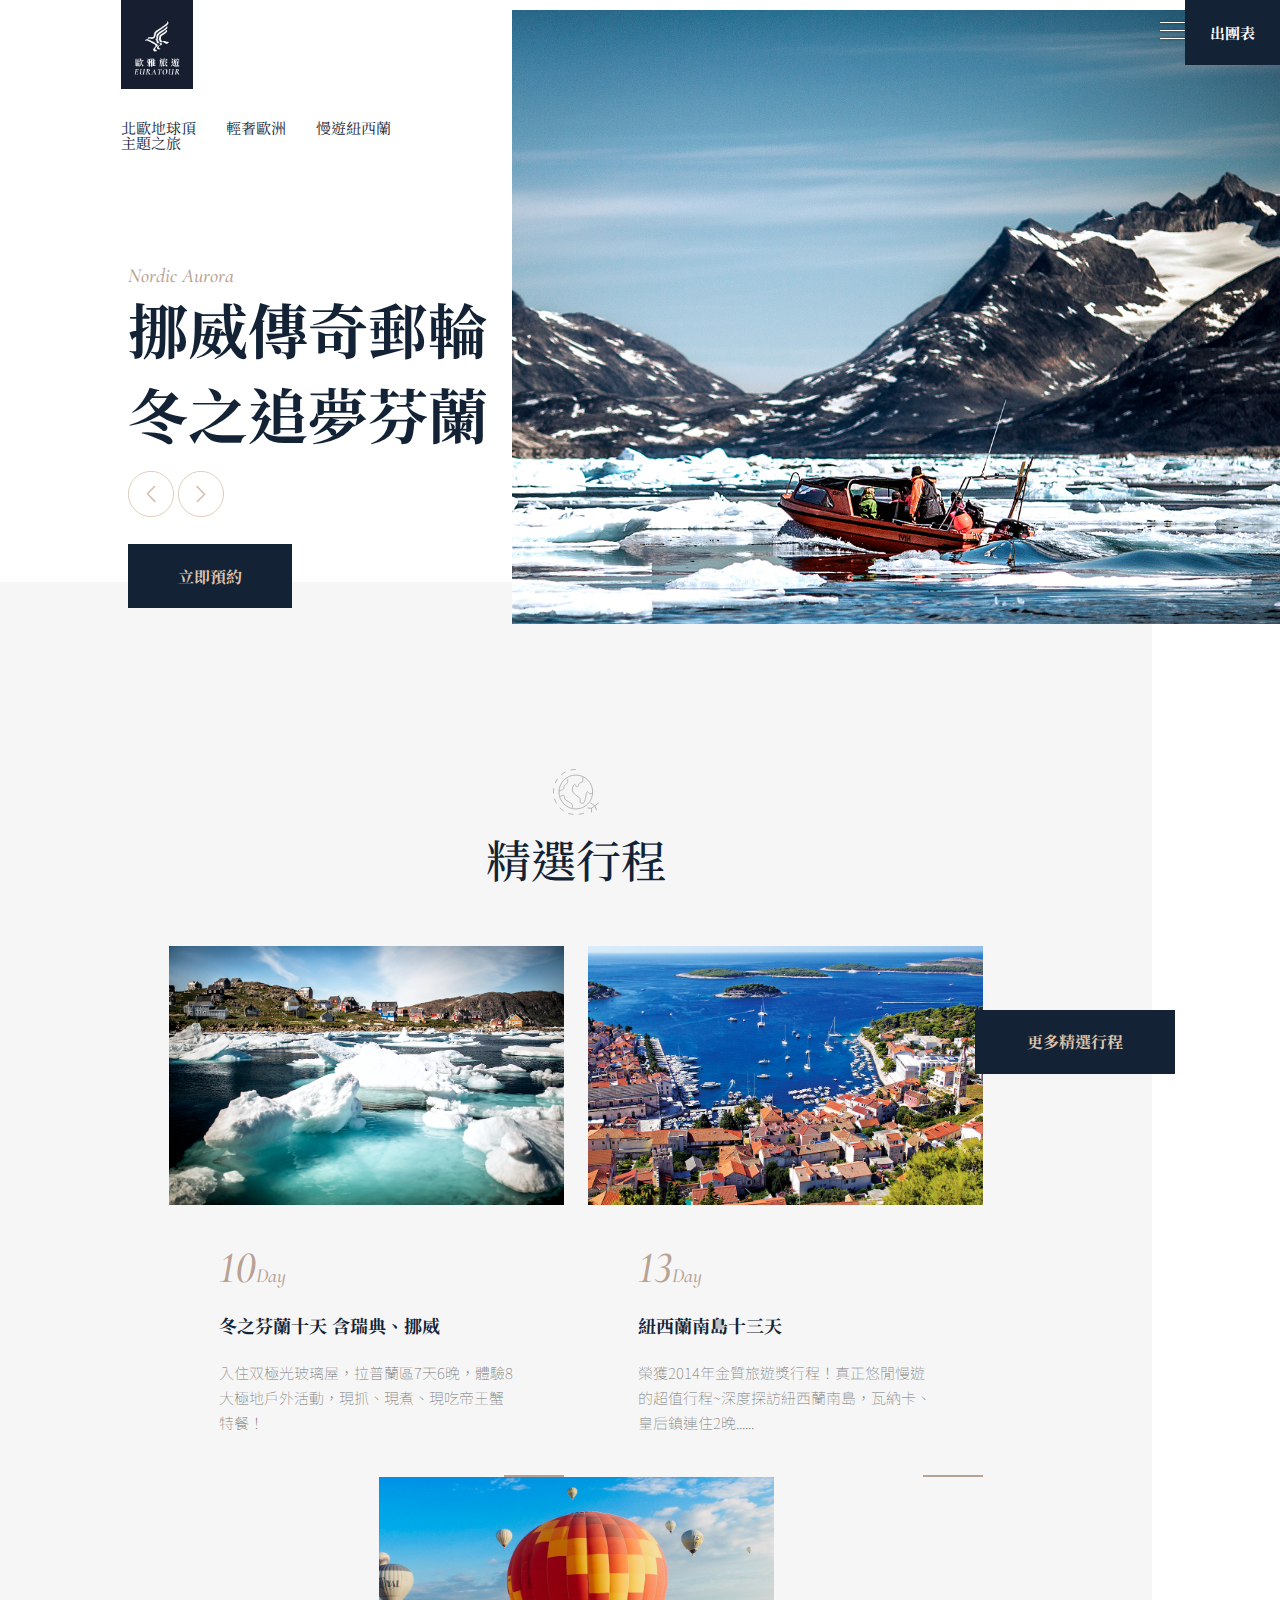
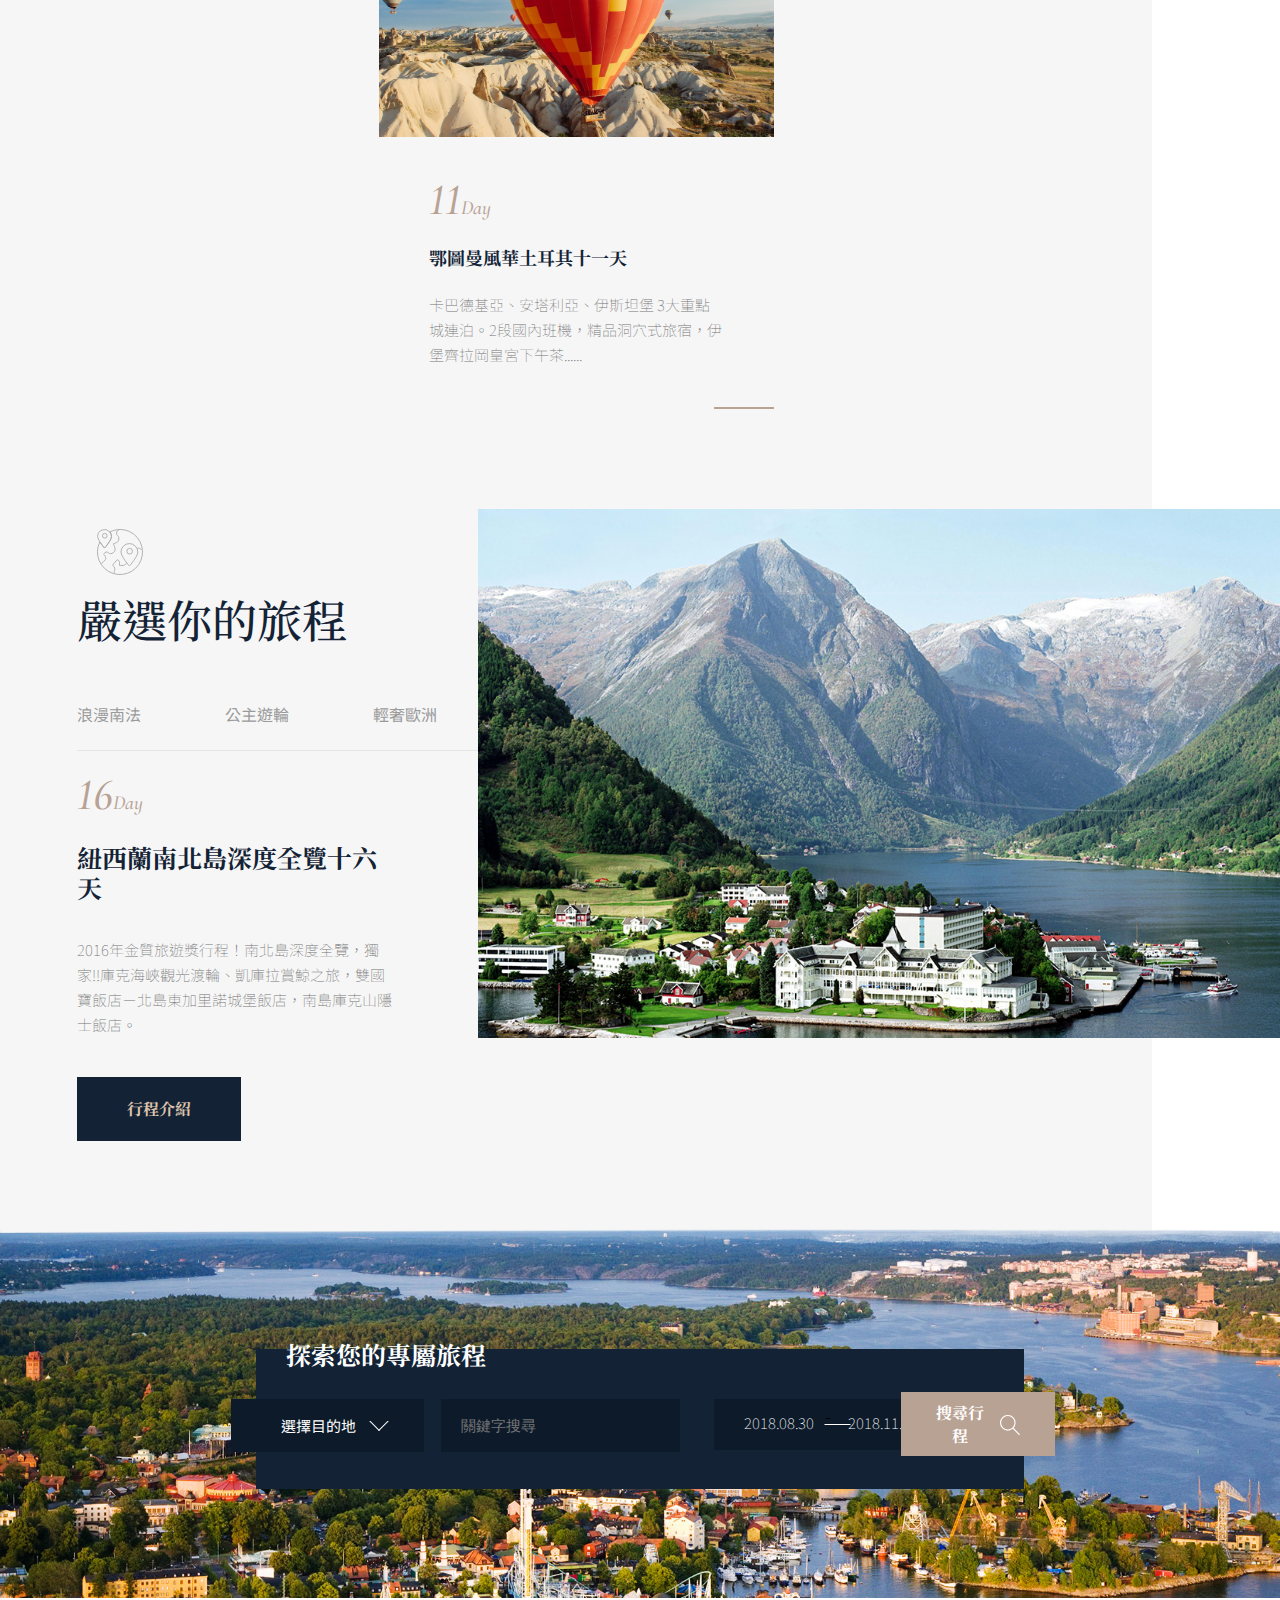
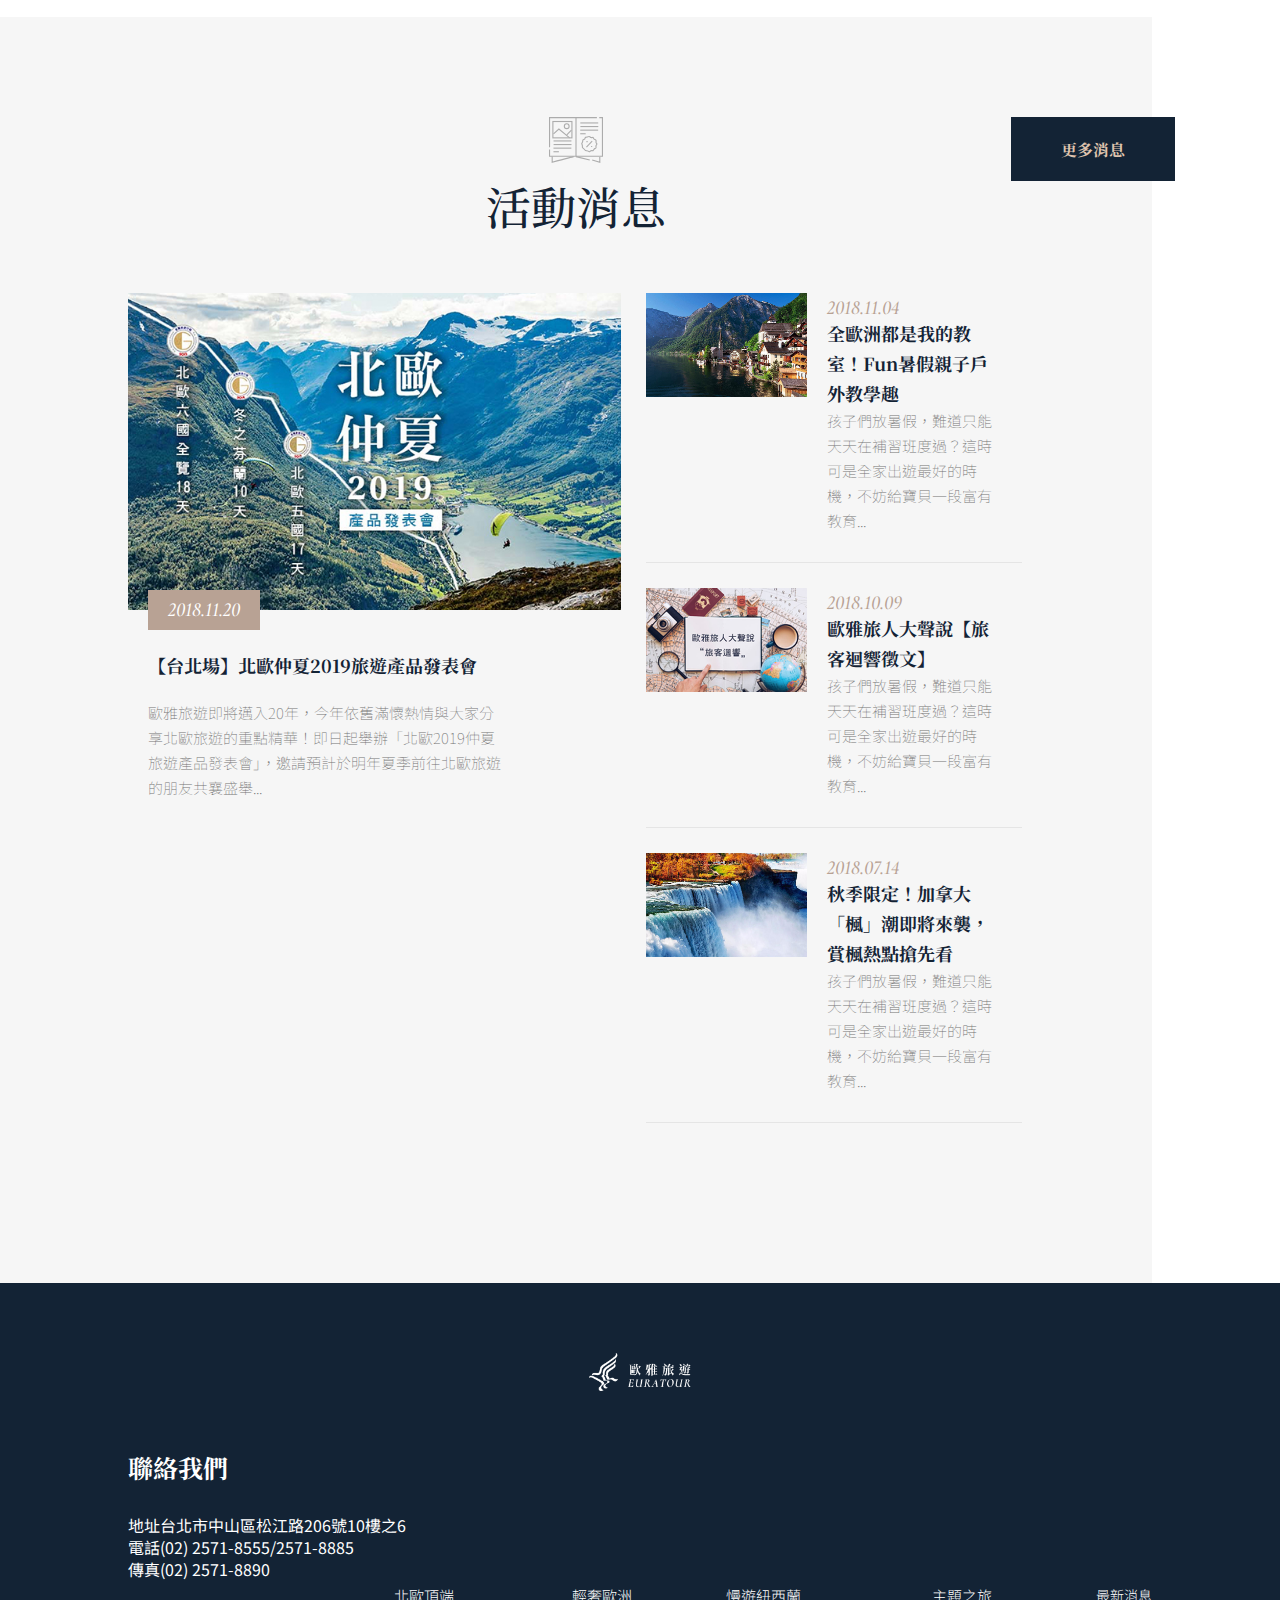
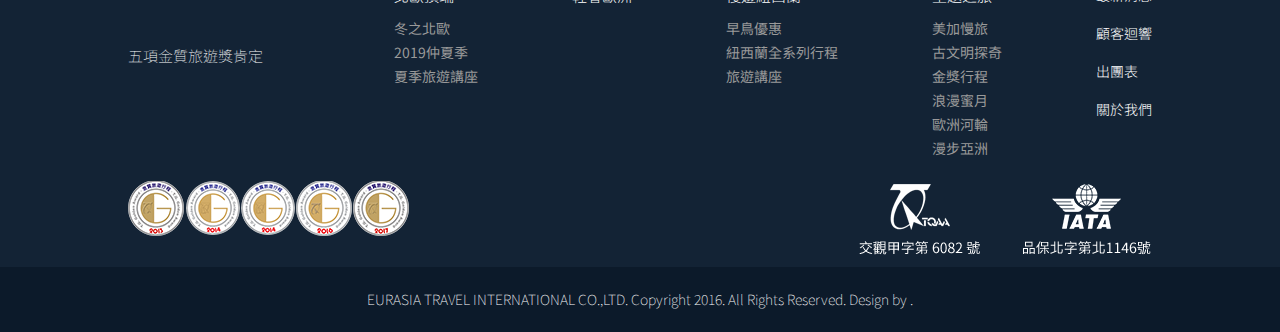
<file: docs/index.html>
<!DOCTYPE html>
<html lang="en">

<head>
  <meta charset="UTF-8">
  <meta name="viewport" content="width=device-width, user-scalable=no, initial-scale=1.0, maximum-scale=1.0, minimum-scale=1.0">
  <title>Document</title>
  <link href="https://fonts.googleapis.com/css?family=Cormorant+Infant|Noto+Sans+TC|Noto+Serif+TC&display=swap"
    rel="stylesheet">
  <link rel="stylesheet" href="./style/reset.css">
  <link rel="stylesheet" href="./style/style.css">
</head>

<body >
  <header>
      <div class="header header__nav">
        <a href="#"><img class="logo" src="./images/logo.svg" alt=""></a>
        <nav class="menu">
          <ul>
            <li><a href="#">北歐地球頂</a></li>
            <li> <a href="#">輕奢歐洲</a></li>
            <li><a href="#">慢遊紐西蘭</a></li>
            <li><a href="#">主題之旅</a></li>
          </ul>
        </nav>
      </div>
      <!-- <input id="nav__burger" type="checkbox"> -->
      <div class="burger" >
        <div class="burger__origin "></div>
      </div>
      <a class="header__form" href="#">出團表</a>
    </header>
  <!-- 建議架構 -->
  <!-- <div class="container">
    <section>
      <div class="banner__title">
        <p class="title__en">Nordic Aurora</p>
        <h1 class="title__h1">挪威傳奇郵輪<br>冬之追夢芬蘭</h1>
      </div>
      <img src="./images/banner_01.png" alt="">
      <div class="arrow">
        <a href=""><img src="./images/arrow.svg" alt=""></a>
        <a href=""><img src="./images/arrow.svg" alt=""></a>
      </div>
      <button>立即預約</button>
    </section>
    <section></section>
    <section></section>
    <section></section>
    <section></section>
  </div> -->
  <!-- 建議寫法 -->
  <!-- <ul class="choice__list">
        <li>
          <figure>
            <img src="./images/pic_01.png" alt="">
            <div class="choice__conent">
              <p class="title__en">10Day</p>
              <h3 class="title__h3">冬之芬蘭十天 含瑞典、挪威</h3>
              <p class="conent__text">入住双極光玻璃屋，拉普蘭區7天6晚，體驗8大極地戶外活動，現抓、現煮、現吃帝王蟹特餐！</p>
            </div>
          </figure>
        </li>
      </ul> -->

    <!-- <input id="nav__burger" type="checkbox">
    <label for="nav__burger" class="burger">
      <div class="burger__origin ">
        <div class="burger__bar burger__bar__top"></div>
        <div class="burger__bar burger__bar__middle"></div>
        <div class="burger__bar burger__bar__bottom"></div>
      </div>
    </label> -->
    <!-- <nav class="burger__menu">
      <ul>
        <li><a href="#">關於我們</a></li>
        <li><a href="#">講座優惠</a></li>
        <li><a href="#">玩家推薦</a></li>
        <li><a href="#">報名須知與流程</a></li>
        <li><a href="#">聯絡我們</a></li>
      </ul>
    </nav> -->
    <!-- <div class="header__burger">
      <label for="burger">☰</label>
      <input type="checkbox" id="burger">
      <ul>
        <li><a href="#">關於我們</a></li>
        <li><a href="#">講座優惠</a></li>
        <li><a href="#">玩家推薦</a></li>
        <li><a href="#">報名須知與流程</a></li>
        <li><a href="#">聯絡我們</a></li>
      </ul>
    </div> -->

  <div class="contaliner">

    <section class=" banner">
      <div class="banner__content">
        <h5>Nordic Aurora</h5>
        <h1>挪威傳奇郵輪<br>冬之追夢芬蘭</h1>
        <div>
          <a class="arrow" href=""><img src="./images/arrow-1.svg" alt=""></a>
          <a class="arrow" href=""><img src="./images/arrow.svg" alt=""></a>
        </div>
        <button><a href="#">立即預約</a></button>
      </div>
      <div class="banner__wrapper">
        <img class="banner__img" src="./images/banner_01.png" alt="">
      </div>

    </section>
    <div class="content">
      <section class="section choice">
        <div class="title">
          <img src="./images/icon_01.svg" alt="">
          <h2>精選行程</h2>
        </div>
        <button>更多精選行程</button>
        <ul class="choice__list">
          <li>
            <figure>
              <img src="./images/pic_01.png" alt="">
              <div>
                <h5><span>10</span>Day</h5>
                <h4>冬之芬蘭十天 含瑞典、挪威</h4>
                <p>入住双極光玻璃屋，拉普蘭區7天6晚，體驗8大極地戶外活動，現抓、現煮、現吃帝王蟹特餐！</p>
              </div>
            </figure>
          </li>
          <li>
            <figure>
              <img src="./images/pic_02.png" alt="">
              <div>
                <h5><span>13</span>Day</h5>
                <h4>紐西蘭南島十三天</h4>
                <p>榮獲2014年金質旅遊獎行程！真正悠閒慢遊的超值行程~深度探訪紐西蘭南島，瓦納卡、皇后鎮連住2晚......</p>
              </div>
            </figure>
          </li>
          <li>
            <figure>
              <img src="./images/pic_03.png" alt="">
              <div>
                <h5><span>11</span>Day</h5>
                <h4>鄂圖曼風華土耳其十一天</h4>
                <p>卡巴德基亞、安塔利亞、伊斯坦堡 3大重點城連泊。2段國內班機，精品洞穴式旅宿，伊堡齊拉岡皇宮下午茶......</p>
              </div>
            </figure>
          </li>
        </ul>


      </section>
      <section class="popular">
        <div class="popular__content">
          <div class="title">
            <img src="./images/icon_02.svg" alt="">
            <h2>嚴選你的旅程</h2>
          </div>
          <ul class="tab__list">
            <li>浪漫南法</li>
            <li>公主遊輪</li>
            <li>輕奢歐洲</li>
          </ul>

        </div>
        <figure>
          <img src="./images/pic_04.png" alt="">
          <div>
            <h5><span>16</span>Day</h5>
            <h3>紐西蘭南北島深度全覽十六天</h3>
            <p>2016年金質旅遊獎行程！南北島深度全覽，獨家!!庫克海峽觀光渡輪、凱庫拉賞鯨之旅，雙國寶飯店－北島東加里諾城堡飯店，南島庫克山隱士飯店。</p>
            <button><a href="#">行程介紹</a></button>
          </div>

        </figure>
      </section>
      <section class="section search">

        <div class="search__box">
          <h3>探索您的專屬旅程</h3>
          <div class="search__form form ">
            <select>
              <option value="Taipei">選擇目的地</option>
              <option value="Taipei">北歐</option>
            　<option value="Taoyuan">南法</option>
            　<option value="Hsinchu">南歐</option>
            　<option value="Miaoli">瑞典</option>
            </select>
          </div>
          <div class="search__form keyword">
            <form action="">
              <input type="text"  placeholder="關鍵字搜尋" class="form-control">
              <span class="input-group-addon"></span>
            </form>
          </div>
          <div class="search__form date">
            <p>2018.08.30</p> <p>2018.11.30 </p>
          </div>
          <button class="search__form button">搜尋行程</button>
        </div>
        <!-- <div class="search__img"></div> -->
      </section>
      <section class="section news">
        <div class="title">
          <img src="./images/icon_03.svg" alt="">
          <h2>活動消息</h2>
        </div>
        <ul class="news__one">
          <li>
            <figure class="news__one">
              <img src="./images/news_01.jpg" alt="">
              <div>
                <h5>2018.11.20</h5>
                <h4>【台北場】北歐仲夏2019旅遊產品發表會</h4>
                <p>歐雅旅遊即將邁入20年，今年依舊滿懷熱情與大家分享北歐旅遊的重點精華！即日起舉辦「北歐2019仲夏旅遊產品發表會」，邀請預計於明年夏季前往北歐旅遊的朋友共襄盛舉...
                </p>
              </div>
            </figure>
          </li>
        </ul>
        <ul class="news__other">
          <li >
            <figure>
              <img src="./images/news_02.jpg" alt="">
              <div class="other__content">
                <h5>2018.11.04</h5>
                <h4>全歐洲都是我的教室！Fun暑假親子戶外教學趣</h4>
                <p>孩子們放暑假，難道只能天天在補習班度過？這時可是全家出遊最好的時機，不妨給寶貝一段富有教育...
                </p>
              </div>
            </figure>
          </li>
          <li>
            <figure>
              <img src="./images/news_03.jpg" alt="" class="other__img">
              <div class="other__content">
                <h5>2018.10.09</h5>
                <h4>歐雅旅人大聲說【旅客迴響徵文】</h4>
                <p>孩子們放暑假，難道只能天天在補習班度過？這時可是全家出遊最好的時機，不妨給寶貝一段富有教育...
                </p>
              </div>
            </figure>
          </li>
          <li>
            <figure>
              <img src="./images/news_04.jpg" alt="" class="other__img">
              <div class="other__content">
                <h5>2018.07.14</h5>
                <h4>秋季限定！加拿大「楓」潮即將來襲，賞楓熱點搶先看</h4>
                <p>孩子們放暑假，難道只能天天在補習班度過？這時可是全家出遊最好的時機，不妨給寶貝一段富有教育...
                </p>
              </div>
            </figure>
          </li>
        </ul>
        <button><a href="#">更多消息</a></button>
      </section>
    </div>
  </div>
  <footer>
    <div class="footer">
      <img src="./images/logo-h.svg" alt="" class="footer__logo">
      <div class="footer__conent">
          <ul>
            <h3>聯絡我們</h3>
            <li>地址台北市中山區松江路206號10樓之6</li>
            <li>電話(02) 2571-8555/2571-8885</li>
            <li>傳真(02) 2571-8890</li>
          </ul>
        <div class="sitmap">
          <ul>
            <li>
              <h6 href="#">北歐頂端</h6>
              <a href="#">冬之北歐</a>
              <a href="#">2019仲夏季</a>
              <a href="#">夏季旅遊講座</a>
            </li>
            <li>
              <h6 href="#">輕奢歐洲</h6>
              <a></a>
              <a></a>
              <a></a>
            </li>
            <li>
              <h6 href="#">慢遊紐西蘭</h6>
              <a href="#">早鳥優惠</a>
              <a href="#">紐西蘭全系列行程</a>
              <a href="#">旅遊講座</a>
            </li>
            <li>
              <h6 href="#">主題之旅</h6>
              <a href="#">美加慢旅</a>
              <a href="#">古文明探奇</a>
              <a href="#">金獎行程</a>
              <a href="#">浪漫蜜月</a>
              <a href="#">歐洲河輪</a>
              <a href="#">漫步亞洲</a>
            </li>
            <li>
              <h6><a href="#">最新消息</a></h6>
              <h6><a href="#">顧客迴響</a></h6>
              <h6><a href="#">出團表</a></h6>
              <h6><a href="#">關於我們</a></h6>
            </li>
          </ul>
        </div>
      </div>
      <div>
        <p class="quality">五項金質旅遊獎肯定</p>
        <img src="./images/quality_01.png" alt="">
        <img src="./images/quality_02.png" alt="" class="quality__left">
      </div>

    </div>
    <div class="copyright">
        <p>
          EURASIA TRAVEL INTERNATIONAL CO.,LTD. Copyright 2016. All Rights Reserved. Design by .
        </p>
      </div>
  </footer>
</body>

</html>
</file>
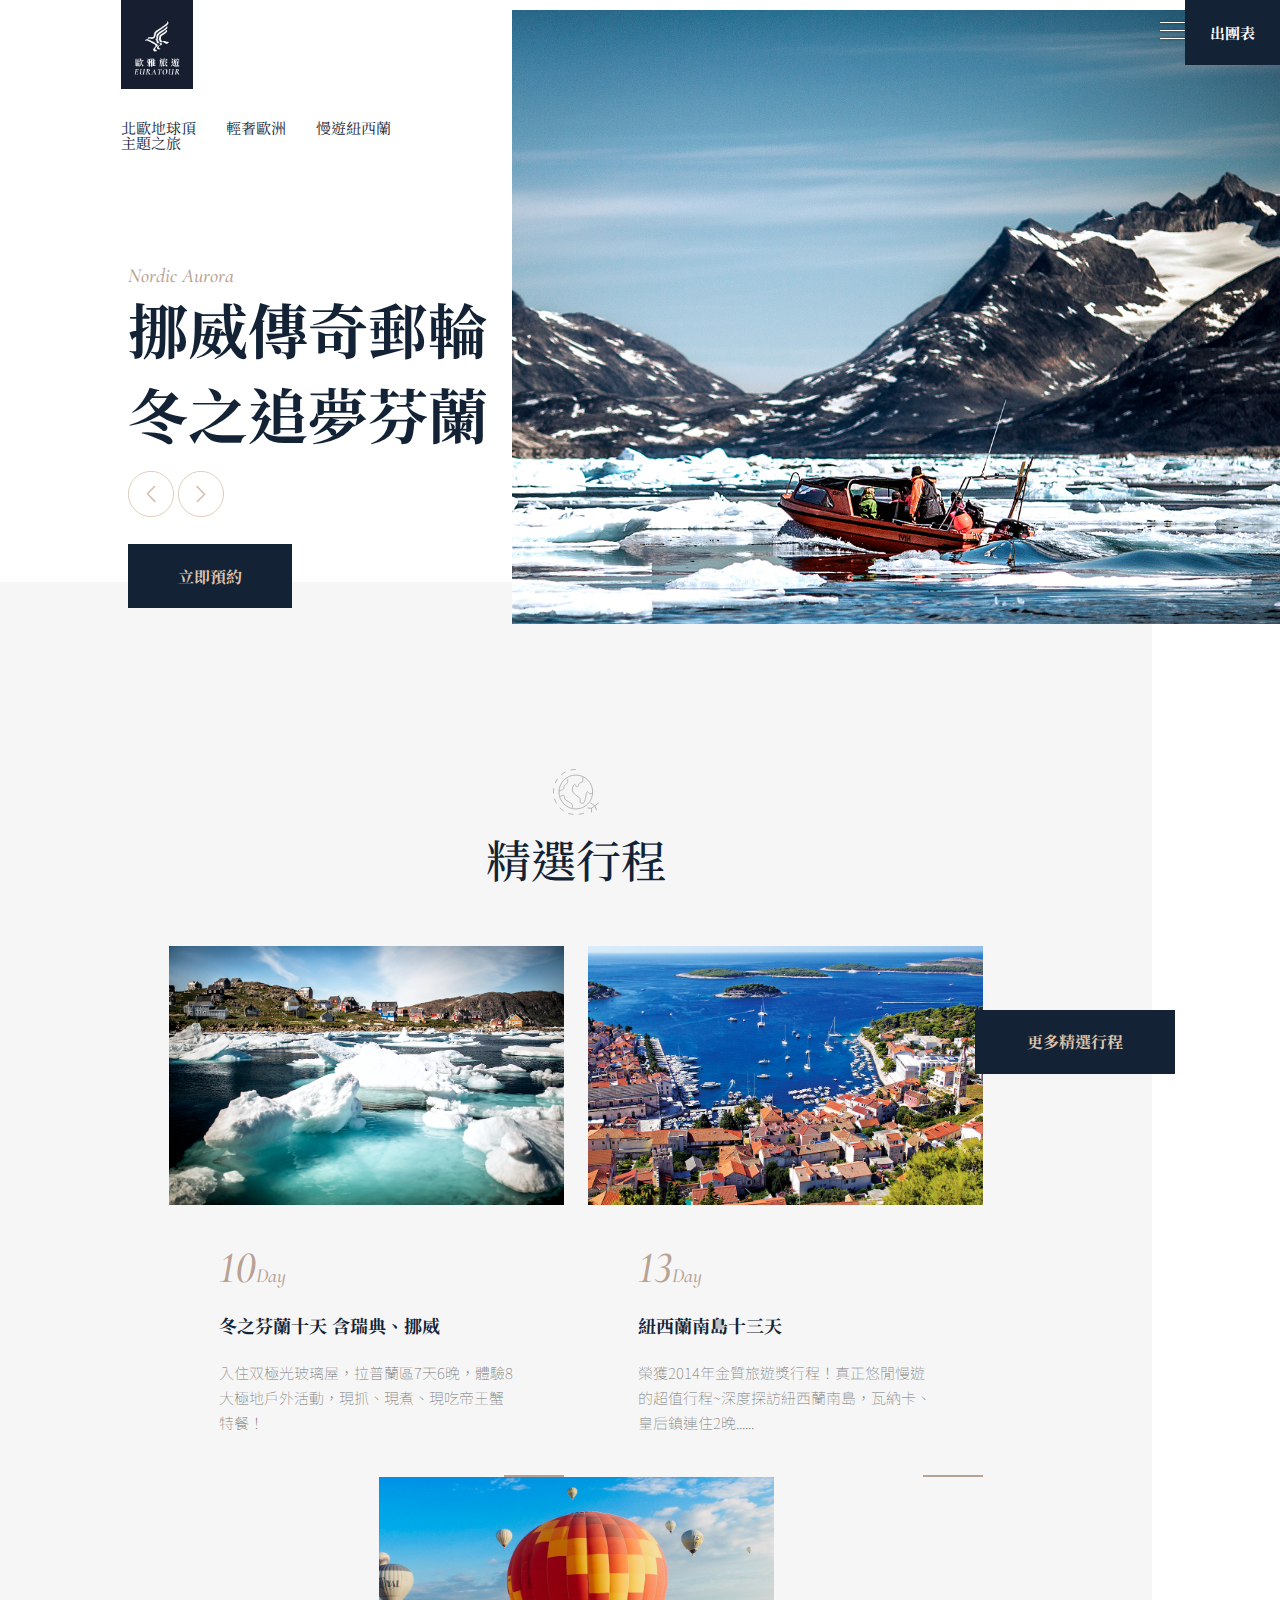
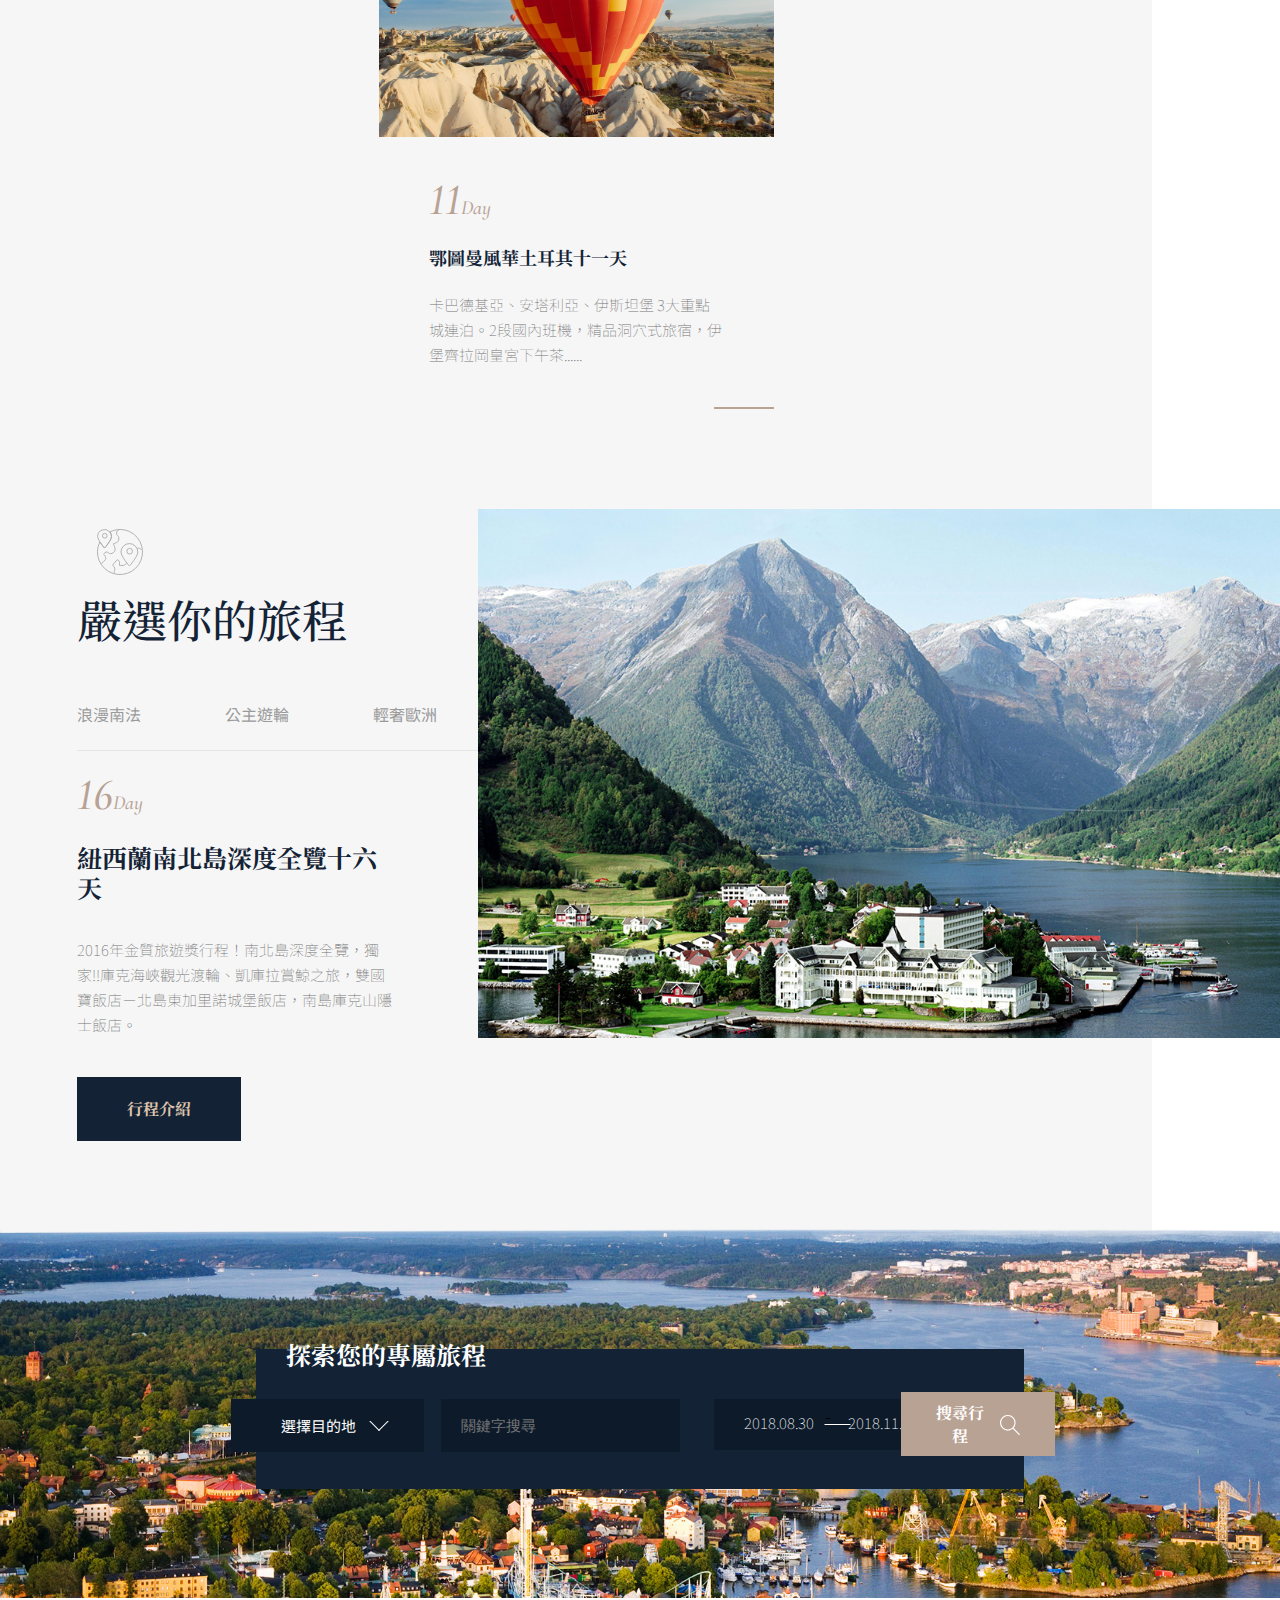
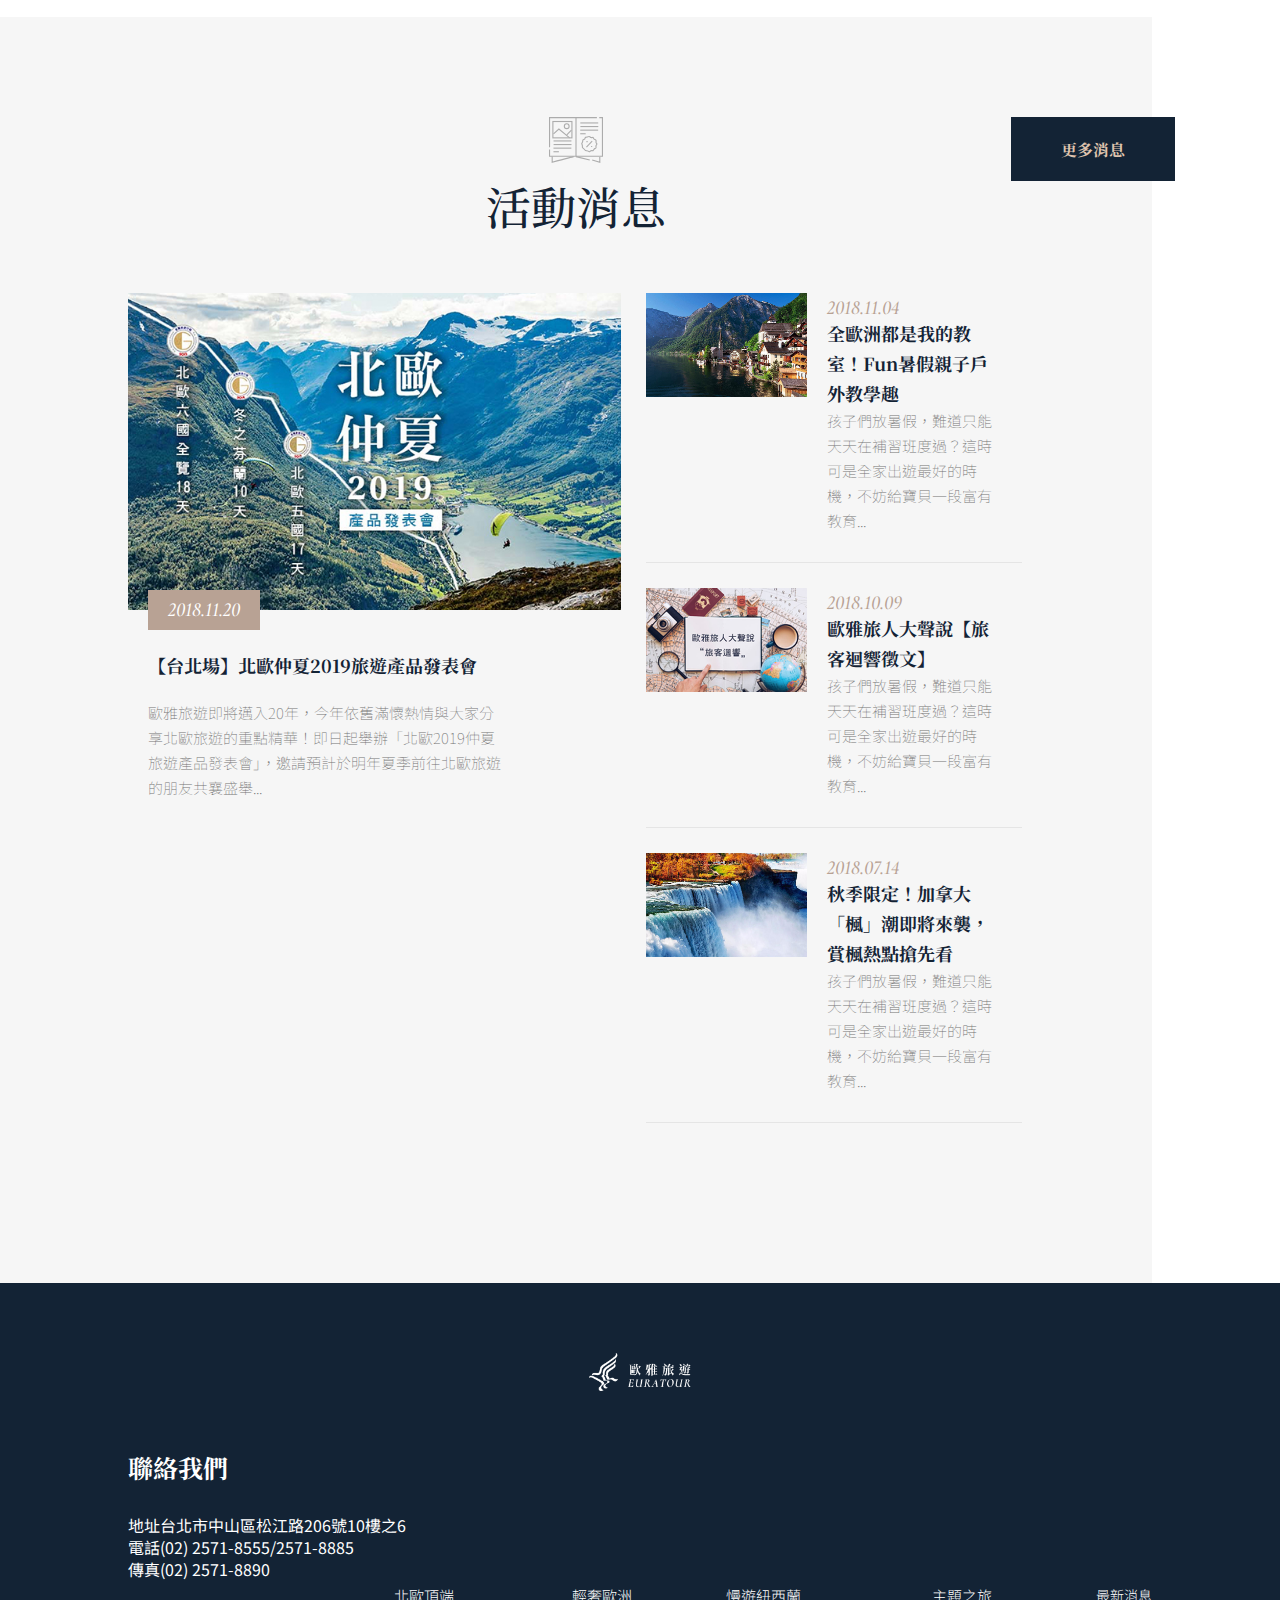
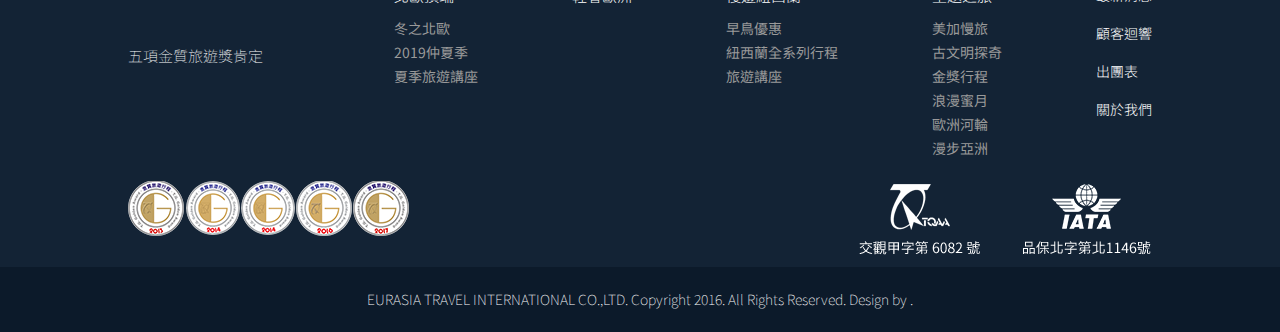
<file: docs/pages/index.html>
<!DOCTYPE html>
<html lang="en">

<head>
  <meta charset="UTF-8">
  <meta name="viewport" content="width=device-width, user-scalable=no, initial-scale=1.0, maximum-scale=1.0, minimum-scale=1.0">
  <title>Document</title>
  <link href="https://fonts.googleapis.com/css?family=Cormorant+Infant|Noto+Sans+TC|Noto+Serif+TC&display=swap"
    rel="stylesheet">
  <link rel="stylesheet" href="../style/reset.css">
  <link rel="stylesheet" href="../style/style.css">
</head>

<body >
  <header>
      <div class="header header__nav">
        <a href="#"><img class="logo" src="../images/logo.svg" alt=""></a>
        <nav class="menu">
          <ul>
            <li><a href="#">北歐地球頂</a></li>
            <li> <a href="#">輕奢歐洲</a></li>
            <li><a href="#">慢遊紐西蘭</a></li>
            <li><a href="#">主題之旅</a></li>
          </ul>
        </nav>
      </div>
      <!-- <input id="nav__burger" type="checkbox"> -->
      <div class="burger" >
        <div class="burger__origin "></div>
      </div>
      <a class="header__form" href="#">出團表</a>
    </header>
  <!-- 建議架構 -->
  <!-- <div class="container">
    <section>
      <div class="banner__title">
        <p class="title__en">Nordic Aurora</p>
        <h1 class="title__h1">挪威傳奇郵輪<br>冬之追夢芬蘭</h1>
      </div>
      <img src="../images/banner_01.png" alt="">
      <div class="arrow">
        <a href=""><img src="../images/arrow.svg" alt=""></a>
        <a href=""><img src="../images/arrow.svg" alt=""></a>
      </div>
      <button>立即預約</button>
    </section>
    <section></section>
    <section></section>
    <section></section>
    <section></section>
  </div> -->
  <!-- 建議寫法 -->
  <!-- <ul class="choice__list">
        <li>
          <figure>
            <img src="../images/pic_01.png" alt="">
            <div class="choice__conent">
              <p class="title__en">10Day</p>
              <h3 class="title__h3">冬之芬蘭十天 含瑞典、挪威</h3>
              <p class="conent__text">入住双極光玻璃屋，拉普蘭區7天6晚，體驗8大極地戶外活動，現抓、現煮、現吃帝王蟹特餐！</p>
            </div>
          </figure>
        </li>
      </ul> -->

    <!-- <input id="nav__burger" type="checkbox">
    <label for="nav__burger" class="burger">
      <div class="burger__origin ">
        <div class="burger__bar burger__bar__top"></div>
        <div class="burger__bar burger__bar__middle"></div>
        <div class="burger__bar burger__bar__bottom"></div>
      </div>
    </label> -->
    <!-- <nav class="burger__menu">
      <ul>
        <li><a href="#">關於我們</a></li>
        <li><a href="#">講座優惠</a></li>
        <li><a href="#">玩家推薦</a></li>
        <li><a href="#">報名須知與流程</a></li>
        <li><a href="#">聯絡我們</a></li>
      </ul>
    </nav> -->
    <!-- <div class="header__burger">
      <label for="burger">☰</label>
      <input type="checkbox" id="burger">
      <ul>
        <li><a href="#">關於我們</a></li>
        <li><a href="#">講座優惠</a></li>
        <li><a href="#">玩家推薦</a></li>
        <li><a href="#">報名須知與流程</a></li>
        <li><a href="#">聯絡我們</a></li>
      </ul>
    </div> -->

  <div class="contaliner">

    <section class=" banner">
      <div class="banner__content">
        <h5>Nordic Aurora</h5>
        <h1>挪威傳奇郵輪<br>冬之追夢芬蘭</h1>
        <div>
          <a class="arrow" href=""><img src="../images/arrow-1.svg" alt=""></a>
          <a class="arrow" href=""><img src="../images/arrow.svg" alt=""></a>
        </div>
        <button><a href="#">立即預約</a></button>
      </div>
      <div class="banner__wrapper">
        <img class="banner__img" src="../images/banner_01.png" alt="">
      </div>

    </section>
    <div class="content">
      <section class="section choice">
        <div class="title">
          <img src="../images/icon_01.svg" alt="">
          <h2>精選行程</h2>
        </div>
        <button>更多精選行程</button>
        <ul class="choice__list">
          <li>
            <figure>
              <img src="../images/pic_01.png" alt="">
              <div>
                <h5><span>10</span>Day</h5>
                <h4>冬之芬蘭十天 含瑞典、挪威</h4>
                <p>入住双極光玻璃屋，拉普蘭區7天6晚，體驗8大極地戶外活動，現抓、現煮、現吃帝王蟹特餐！</p>
              </div>
            </figure>
          </li>
          <li>
            <figure>
              <img src="../images/pic_02.png" alt="">
              <div>
                <h5><span>13</span>Day</h5>
                <h4>紐西蘭南島十三天</h4>
                <p>榮獲2014年金質旅遊獎行程！真正悠閒慢遊的超值行程~深度探訪紐西蘭南島，瓦納卡、皇后鎮連住2晚......</p>
              </div>
            </figure>
          </li>
          <li>
            <figure>
              <img src="../images/pic_03.png" alt="">
              <div>
                <h5><span>11</span>Day</h5>
                <h4>鄂圖曼風華土耳其十一天</h4>
                <p>卡巴德基亞、安塔利亞、伊斯坦堡 3大重點城連泊。2段國內班機，精品洞穴式旅宿，伊堡齊拉岡皇宮下午茶......</p>
              </div>
            </figure>
          </li>
        </ul>


      </section>
      <section class="popular">
        <div class="popular__content">
          <div class="title">
            <img src="../images/icon_02.svg" alt="">
            <h2>嚴選你的旅程</h2>
          </div>
          <ul class="tab__list">
            <li>浪漫南法</li>
            <li>公主遊輪</li>
            <li>輕奢歐洲</li>
          </ul>

        </div>
        <figure>
          <img src="../images/pic_04.png" alt="">
          <div>
            <h5><span>16</span>Day</h5>
            <h3>紐西蘭南北島深度全覽十六天</h3>
            <p>2016年金質旅遊獎行程！南北島深度全覽，獨家!!庫克海峽觀光渡輪、凱庫拉賞鯨之旅，雙國寶飯店－北島東加里諾城堡飯店，南島庫克山隱士飯店。</p>
            <button><a href="#">行程介紹</a></button>
          </div>

        </figure>
      </section>
      <section class="section search">

        <div class="search__box">
          <h3>探索您的專屬旅程</h3>
          <div class="search__form form ">
            <select>
              <option value="Taipei">選擇目的地</option>
              <option value="Taipei">北歐</option>
            　<option value="Taoyuan">南法</option>
            　<option value="Hsinchu">南歐</option>
            　<option value="Miaoli">瑞典</option>
            </select>
          </div>
          <div class="search__form keyword">
            <form action="">
              <input type="text"  placeholder="關鍵字搜尋" class="form-control">
              <span class="input-group-addon"></span>
            </form>
          </div>
          <div class="search__form date">
            <p>2018.08.30</p> <p>2018.11.30 </p>
          </div>
          <button class="search__form button">搜尋行程</button>
        </div>
        <!-- <div class="search__img"></div> -->
      </section>
      <section class="section news">
        <div class="title">
          <img src="../images/icon_03.svg" alt="">
          <h2>活動消息</h2>
        </div>
        <ul class="news__one">
          <li>
            <figure class="news__one">
              <img src="../images/news_01.jpg" alt="">
              <div>
                <h5>2018.11.20</h5>
                <h4>【台北場】北歐仲夏2019旅遊產品發表會</h4>
                <p>歐雅旅遊即將邁入20年，今年依舊滿懷熱情與大家分享北歐旅遊的重點精華！即日起舉辦「北歐2019仲夏旅遊產品發表會」，邀請預計於明年夏季前往北歐旅遊的朋友共襄盛舉...
                </p>
              </div>
            </figure>
          </li>
        </ul>
        <ul class="news__other">
          <li >
            <figure>
              <img src="../images/news_02.jpg" alt="">
              <div class="other__content">
                <h5>2018.11.04</h5>
                <h4>全歐洲都是我的教室！Fun暑假親子戶外教學趣</h4>
                <p>孩子們放暑假，難道只能天天在補習班度過？這時可是全家出遊最好的時機，不妨給寶貝一段富有教育...
                </p>
              </div>
            </figure>
          </li>
          <li>
            <figure>
              <img src="../images/news_03.jpg" alt="" class="other__img">
              <div class="other__content">
                <h5>2018.10.09</h5>
                <h4>歐雅旅人大聲說【旅客迴響徵文】</h4>
                <p>孩子們放暑假，難道只能天天在補習班度過？這時可是全家出遊最好的時機，不妨給寶貝一段富有教育...
                </p>
              </div>
            </figure>
          </li>
          <li>
            <figure>
              <img src="../images/news_04.jpg" alt="" class="other__img">
              <div class="other__content">
                <h5>2018.07.14</h5>
                <h4>秋季限定！加拿大「楓」潮即將來襲，賞楓熱點搶先看</h4>
                <p>孩子們放暑假，難道只能天天在補習班度過？這時可是全家出遊最好的時機，不妨給寶貝一段富有教育...
                </p>
              </div>
            </figure>
          </li>
        </ul>
        <button><a href="#">更多消息</a></button>
      </section>
    </div>
  </div>
  <footer>
    <div class="footer">
      <img src="../images/logo-h.svg" alt="" class="footer__logo">
      <div class="footer__conent">
          <ul>
            <h3>聯絡我們</h3>
            <li>地址台北市中山區松江路206號10樓之6</li>
            <li>電話(02) 2571-8555/2571-8885</li>
            <li>傳真(02) 2571-8890</li>
          </ul>
        <div class="sitmap">
          <ul>
            <li>
              <h6 href="#">北歐頂端</h6>
              <a href="#">冬之北歐</a>
              <a href="#">2019仲夏季</a>
              <a href="#">夏季旅遊講座</a>
            </li>
            <li>
              <h6 href="#">輕奢歐洲</h6>
              <a></a>
              <a></a>
              <a></a>
            </li>
            <li>
              <h6 href="#">慢遊紐西蘭</h6>
              <a href="#">早鳥優惠</a>
              <a href="#">紐西蘭全系列行程</a>
              <a href="#">旅遊講座</a>
            </li>
            <li>
              <h6 href="#">主題之旅</h6>
              <a href="#">美加慢旅</a>
              <a href="#">古文明探奇</a>
              <a href="#">金獎行程</a>
              <a href="#">浪漫蜜月</a>
              <a href="#">歐洲河輪</a>
              <a href="#">漫步亞洲</a>
            </li>
            <li>
              <h6><a href="#">最新消息</a></h6>
              <h6><a href="#">顧客迴響</a></h6>
              <h6><a href="#">出團表</a></h6>
              <h6><a href="#">關於我們</a></h6>
            </li>
          </ul>
        </div>
      </div>
      <div>
        <p class="quality">五項金質旅遊獎肯定</p>
        <img src="../images/quality_01.png" alt="">
        <img src="../images/quality_02.png" alt="" class="quality__left">
      </div>

    </div>
    <div class="copyright">
        <p>
          EURASIA TRAVEL INTERNATIONAL CO.,LTD. Copyright 2016. All Rights Reserved. Design by .
        </p>
      </div>
  </footer>
</body>

</html>
</file>
<file: docs/style/style.css>
* {
  -webkit-box-sizing: border-box;
          box-sizing: border-box;
}

html, body {
  font-family: "Noto Sans TC";
  overflow-x: hidden;
  word-wrap: break-word;
}

h1 {
  font-family: "Noto Serif TC";
  font-size: 60px;
  font-weight: 700;
  color: #132335;
  line-height: 85px;
}

h2 {
  font-family: "Noto Serif TC";
  font-size: 45px;
  font-weight: 500;
  color: #132335;
}

h3 {
  margin: 25px 0 35px 0;
  font-family: "Noto Serif TC";
  font-size: 25px;
  font-weight: 700;
  line-height: 30px;
  color: #132335;
}

h4 {
  font-family: "Noto Serif TC";
  font-size: 18px;
  font-weight: 700;
  line-height: 30px;
  color: #132335;
}

h5 {
  display: inline-block;
  font-family: "Cormorant Infant";
  font-size: 20px;
  font-weight: 500;
  font-style: italic;
  color: #b8a294;
}

h5 span {
  font-size: 45px;
  font-weight: 500;
}

h6 {
  font-family: "Noto Sans TC";
  font-size: 15px;
  font-weight: 300;
  line-height: 25px;
  color: #fff;
}

p {
  font-family: "Noto Sans TC";
  font-size: 15px;
  font-weight: 100;
  line-height: 25px;
  color: #747474;
}

a {
  text-decoration: none;
  color: #132335;
}

button {
  padding: 20px 50px;
  height: 64px;
  border: 0;
  background-color: none;
  font-family: "Noto Serif TC";
  font-size: 16px;
  font-weight: 700;
  background: #132335;
  outline: none;
}

button a {
  color: #dfc3ae;
}

button:hover {
  background: #b8a294;
}

button:hover a {
  color: #fff;
}

.arrow {
  -webkit-transform: translateY(50px);
          transform: translateY(50px);
  opacity: 0.5;
}

.arrow img {
  height: 46px;
}

.arrow:hover {
  opacity: 1;
}

.button {
  color: #fff;
  background: #b8a294;
}

.button img {
  height: 20px;
  top: 4px;
  right: -15px;
}

.button:hover {
  background: #0c1a2a;
  color: #b8a294;
}

.button:hover img {
  color: #b8a294;
}

.title {
  text-align: center;
  margin-bottom: 65px;
}

.title img {
  margin: 20px;
  height: 46px;
}

header {
  z-index: 999;
  font-family: "Noto Serif TC";
  font-size: 15px;
  width: 35%;
  display: inline-block;
}

header .header {
  width: 100%;
  padding-left: 27%;
}

header .header .logo {
  width: 21%;
}

header .header__nav {
  display: inline-block;
  font-size: 15px;
}

header .header__form {
  position: fixed;
  padding: 25px;
  font-weight: 700;
  background: #132335;
  color: #fff;
  right: 0;
  top: 0;
  z-index: 2;
}

header .header__form:hover {
  background: #b8a294;
}

header .header nav {
  display: inline-block;
  list-style: none;
}

header .header nav ul {
  padding-top: 30px;
}

header .header nav li {
  float: left;
}

header .header nav a {
  padding: 0 30px 0 0;
}

header .header nav a:hover {
  color: #b8a294;
}

header .burger {
  position: relative;
  z-index: 2;
}

header .burger__origin {
  position: fixed;
  margin-right: 2%;
  width: 30px;
  height: 1px;
  right: 4%;
  top: 30px;
  background-color: #fff;
  -webkit-box-shadow: 0 0 3px 0 rgba(1, 0, 0, 0.6);
          box-shadow: 0 0 3px 0 rgba(1, 0, 0, 0.6);
}

header .burger__origin:before, header .burger__origin:after {
  position: absolute;
  display: inline-block;
  content: '';
  width: 30px;
  height: 1px;
  background-color: #fff;
  -webkit-box-shadow: 0 0 3px 0 rgba(1, 0, 0, 0.6);
          box-shadow: 0 0 3px 0 rgba(1, 0, 0, 0.6);
}

header .burger__origin:before {
  top: -8px;
}

header .burger__origin:after {
  top: 8px;
}

header #nav__burger {
  display: none;
}

header .burger__menu {
  position: fixed;
  float: right;
  clear: both;
  top: 0;
  bottom: 0;
  padding: 30px;
}

.contaliner {
  display: inline-block;
  width: 100%;
  margin-top: -10%;
}

.contaliner .content {
  display: inline-block;
  width: 100%;
}

.contaliner .banner {
  display: inline-block;
  position: relative;
  width: 100%;
  -webkit-box-sizing: border-box;
          box-sizing: border-box;
  z-index: 1;
}

.contaliner .banner__content {
  position: relative;
  display: inline-block;
  width: 40%;
  padding-left: 10%;
  padding-top: 20%;
  padding-bottom: 5%;
}

.contaliner .banner__content h1 {
  padding-bottom: 4%;
}

.contaliner .banner__content button {
  position: absolute;
  bottom: -4.5%;
}

.contaliner .banner__wrapper {
  display: inline-block;
  position: absolute;
  width: 60%;
  top: 0;
  right: 0;
}

.contaliner .banner__wrapper img {
  width: 100%;
}

.contaliner .choice {
  position: relative;
  background: #f6f6f6;
  margin-right: 10%;
  padding-top: 13%;
  padding-bottom: 100px;
}

.contaliner .choice button {
  position: absolute;
  width: 200px;
  top: 28%;
  right: -2%;
  color: #dfc3ae;
}

.contaliner .choice button:hover {
  color: #fff;
}

.contaliner .choice .choice__list {
  font-size: 0;
  text-align: center;
}

.contaliner .choice .choice__list li {
  display: inline-block;
  margin: 0 auto;
  height: 100%;
  margin: 0 1%;
  text-align: left;
}

.contaliner .choice .choice__list li figure {
  display: inline-block;
  width: 395px;
  -webkit-transition: 0.5s;
  transition: 0.5s;
}

.contaliner .choice .choice__list li figure:after {
  display: inline-block;
  content: '';
  width: 60px;
  height: 2px;
  margin: 0 0 0 335px;
  -webkit-transition: 0.5s;
  transition: 0.5s;
  background-color: #b8a294;
}

.contaliner .choice .choice__list li figure div {
  margin: 40px 50px;
}

.contaliner .choice .choice__list li figure h4 {
  padding-bottom: 20px;
}

.contaliner .choice .choice__list li figure h5 {
  padding-bottom: 20px;
}

.contaliner .choice .choice__list li figure img {
  width: 395px;
}

.contaliner .choice .choice__list li:hover figure {
  display: inline-block;
  background: #132335;
  -webkit-box-shadow: 0 0 35px 0 rgba(1, 0, 0, 0.6);
          box-shadow: 0 0 35px 0 rgba(1, 0, 0, 0.6);
}

.contaliner .choice .choice__list li:hover figure:after {
  opacity: 0;
}

.contaliner .choice .choice__list li:hover h4, .contaliner .choice .choice__list li:hover p {
  color: #fff;
}

.contaliner .popular {
  position: relative;
  background: #f6f6f6;
  margin-right: 10%;
  padding-top: 3%;
  padding-bottom: 135px;
  padding-left: 11%;
}

.contaliner .popular .title {
  text-align: left;
}

.contaliner .popular ul:before {
  display: inline-block;
  content: '';
  position: absolute;
  width: 100%;
  height: 1px;
  top: 32.95%;
  background-color: #e5e5e5;
}

.contaliner .popular ul li {
  position: relative;
  display: inline-block;
  color: #9a9a9a;
  padding-right: 80px;
}

.contaliner .popular ul li:hover {
  color: #132335;
}

.contaliner .popular ul li:hover:before {
  display: inline-block;
  content: '';
  position: absolute;
  width: 65%;
  height: 2px;
  top: 200%;
  background-color: #b8a294;
}

.contaliner .popular figure {
  width: 100%;
}

.contaliner .popular figure img {
  position: absolute;
  top: 0;
  right: -11.5%;
  width: 70%;
}

.contaliner .popular figure div {
  display: inline-block;
  width: 30%;
  margin-top: 50px;
  margin-bottom: 100px;
}

.contaliner .popular figure div p {
  padding-bottom: 40px;
}

.contaliner .search {
  position: relative;
  background-image: url(../images/bg_01.png);
  background-size: 100%;
  background-repeat: no-repeat;
  margin-top: -3.5%;
  padding-top: 12%;
  padding-bottom: 10%;
  z-index: 1;
}

.contaliner .search__box {
  position: relative;
  width: 60%;
  height: 140px;
  background: #132335;
  margin: 0 auto;
}

.contaliner .search__box h3 {
  position: absolute;
  top: -35px;
  padding-left: 30px;
  color: #fff;
  z-index: 2;
}

.contaliner .search__box p {
  color: #fff;
}

.contaliner .search__form {
  position: relative;
  display: inline-block;
  margin-top: 50px;
  margin-left: 4%;
  vertical-align: top;
}

.contaliner .search__form img {
  width: 20px;
}

.contaliner .search__form.form {
  position: relative;
  margin-left: -25px;
}

.contaliner .search__form.form:before {
  position: absolute;
  content: '';
  display: block;
  width: 12px;
  height: 12px;
  top: 40%;
  right: 20px;
  border-color: transparent transparent #fff #fff;
  border-style: solid;
  border-width: 1.5px;
  -webkit-transform: translateY(-50%) rotate(-45deg);
          transform: translateY(-50%) rotate(-45deg);
  z-index: 1;
}

.contaliner .search__form.form select {
  width: 110%;
  height: 53px;
  padding: 0 50px;
  border-radius: 0;
  border: 0;
  -webkit-box-shadow: border-box;
          box-shadow: border-box;
  background: #0c1a2a;
  -webkit-appearance: none;
  color: #fff;
  font-size: 15px;
  font-family: "Noto Sans TC";
  outline: none;
}

.contaliner .search__form.keyword input {
  width: 100%;
  height: 53px;
  padding: 0 20px;
  border: 0;
  font-size: 15px;
  background: #0c1a2a;
  color: #fff;
}

.contaliner .search__form.date {
  position: relative;
  background: #0c1a2a;
  width: 300px;
  padding: 15px 0;
  outline: none;
}

.contaliner .search__form.date:before {
  position: absolute;
  content: '-';
  display: block;
  width: 25px;
  top: 14%;
  margin-left: 39%;
  border-color: transparent transparent #fff transparent;
  border-style: solid;
  border-width: 1px;
  z-index: 1;
}

.contaliner .search__form.date:after {
  content: '';
  display: inline-block;
  position: absolute;
  background-image: url(../images/icon_04.svg);
  background-size: 100%;
  background-repeat: no-repeat;
  width: 20px;
  height: 20px;
  top: 30%;
  right: 35px;
}

.contaliner .search__form.date p {
  display: inline-block;
  margin-top: -90px;
  padding-left: 40px;
}

.contaliner .search__form.button {
  position: absolute;
  margin-top: 43px;
  padding: 0 85px 0 50px;
  right: -3%;
}

.contaliner .search__form.button:after {
  content: '';
  position: absolute;
  display: inline-block;
  background-image: url(../images/icon_05.svg);
  background-size: 100%;
  background-repeat: no-repeat;
  width: 20px;
  height: 20px;
  top: 23px;
  right: 35px;
}

.contaliner .news {
  display: inline-block;
  position: relative;
  background: #f6f6f6;
  margin-right: 10%;
  padding-top: 3%;
  padding: 80px 10% 100px;
  font-size: 0;
}

.contaliner .news__one {
  display: inline-block;
  margin-right: 25px;
  width: 55%;
}

.contaliner .news__one figure {
  display: inline-block;
  width: 100%;
}

.contaliner .news__one figure div {
  width: 80%;
  padding: 0 20px;
}

.contaliner .news__one figure div h4 {
  padding: 20px 0;
}

.contaliner .news__one figure div h5 {
  padding: 10px 20px;
  margin-top: -20px;
  background: #b8a294;
  color: #fff;
}

.contaliner .news__one img {
  width: 100%;
}

.contaliner .news__other {
  display: inline-block;
  padding-bottom: 35px;
  vertical-align: top;
  width: 40%;
}

.contaliner .news__other figure {
  position: relative;
  display: inline-block;
  padding-bottom: 55px;
}

.contaliner .news__other figure:after {
  display: inline-block;
  content: '';
  position: absolute;
  left: 0px;
  bottom: 25px;
  width: 105%;
  height: 1px;
  background-color: #e5e5e5;
}

.contaliner .news__other div {
  display: inline-block;
  width: 55%;
  padding-top: 5px;
  padding-left: 20px;
  vertical-align: top;
}

.contaliner .news__other img {
  width: 45%;
}

.contaliner .news button {
  position: absolute;
  top: 100px;
  right: -2%;
}

footer {
  background: #132335;
  bottom: 0;
}

footer h3, footer a, footer li, footer p {
  color: #fff;
}

footer h3, footer ul {
  display: inline-block;
}

footer > ul {
  vertical-align: top;
}

footer .footer {
  position: relative;
  padding: 0 10%;
}

footer .footer__logo {
  margin: 60px 45%;
}

footer .footer__conent {
  display: block;
  vertical-align: top;
}

footer .footer__conent ul h3 {
  margin-top: 0;
}

footer .footer__conent ul li {
  padding-bottom: 6px;
}

footer div:nth-child(3) {
  margin-top: 60px;
}

footer img {
  padding-top: 10px;
}

footer .quality__left {
  float: right;
}

footer .sitmap {
  display: inline-block;
  vertical-align: top;
  float: right;
}

footer .sitmap ul li {
  display: inline-block;
  vertical-align: top;
  right: 0;
  margin-left: 90px;
}

footer .sitmap ul li a {
  display: block;
  padding-bottom: 10px;
  font-size: 14px;
  color: #9a9a9a;
}

footer .sitmap ul h6 {
  marging-top: -3px;
  padding-bottom: 3px;
}

footer .sitmap ul h6:not(:first-child) {
  padding-bottom: 3px;
}

footer .sitmap ul h6:nth-child(2) {
  padding-top: 0;
}

footer .sitmap ul h6 a {
  color: #fff;
}

footer .sitmap ul h6 + a {
  margin-top: 10px;
}

footer .copyright {
  width: auto;
  height: auto;
  margin: 30px -220px 0 -220px;
  padding: 20px 30px;
  text-align: center;
  background: #0c1a2a;
}

footer .copyright p {
  font-size: 14px;
}

@media screen and (max-width: 1620px) {
  .contaliner .search__form.button {
    width: 22%;
    top: -5px;
    left: 80%;
  }
}

@media screen and (max-width: 1540px) {
  header .header {
    width: 103%;
  }
  header .burger__origin {
    right: 5%;
  }
  .contaliner .search .date p {
    padding-left: 35px;
  }
  .contaliner .search__form.button {
    width: 23%;
    top: 0;
    left: 80%;
  }
}

@media screen and (max-width: 1495px) {
  header .header {
    width: 104%;
  }
  .contaliner {
    margin-top: -11%;
  }
  .contaliner .popular {
    padding-left: 6%;
    padding-top: 0;
    padding-bottom: 0;
  }
  .contaliner .popular ul:before {
    top: 33%;
  }
  .contaliner .popular ul li:hover {
    color: #132335;
  }
  .contaliner .popular ul li:hover:before {
    top: 245%;
  }
  .contaliner .search .date {
    width: 280px;
  }
  .contaliner .search .date p {
    padding-left: 30px;
  }
  .contaliner .search__form.button {
    width: 20%;
    padding: 0 66px 0 30px;
  }
}

@media screen and (max-width: 1024px) {
  h1 {
    font-size: 35px;
    line-height: 50px;
  }
  h2 {
    font-size: 30px;
  }
  h3 {
    font-size: 20px;
  }
  header {
    position: fixed;
    background: #132335;
    width: 100%;
  }
  header .header {
    background-image: url(../images/logo-h.svg);
    background-size: 40%;
    background-repeat: no-repeat;
    width: 40%;
    height: 75px;
    margin-left: 5%;
    margin-top: 1%;
  }
  header .header .menu, header .header img {
    display: none;
  }
  header .burger__origin {
    margin-top: 15px;
    width: 25px;
    right: 11%;
  }
  header .burger__origin:before, header .burger__origin:after {
    width: 25px;
  }
  header .header__form {
    padding: 33px 3% 0 0;
  }
  .contaliner {
    margin-top: 0;
  }
  .contaliner .banner__wrapper {
    width: 100%;
    margin-top: 8%;
  }
  .contaliner .banner__content {
    z-index: 2;
    width: 100%;
    padding-top: 0;
    margin-top: 65%;
    right: 0;
    background: -webkit-gradient(linear, left bottom, left top, color-stop(10%, #141414), color-stop(150%, rgba(255, 255, 255, 0)));
    background: linear-gradient(0deg, #141414 10%, rgba(255, 255, 255, 0) 150%);
  }
  .contaliner .banner__content h1 {
    color: #fff;
  }
  .contaliner .banner__content h5 {
    padding-top: 30px;
  }
  .contaliner .banner__content button, .contaliner .banner__content .arrow {
    display: none;
  }
  .contaliner .choice {
    padding-top: 5%;
  }
  .contaliner .choice__list li:nth-child(1) {
    display: none;
  }
  .contaliner .choice__list li:nth-child(2) {
    display: none;
  }
  .contaliner .choice button {
    display: none;
  }
  .contaliner .popular__content {
    padding-left: 8%;
    margin-top: -50px;
  }
  .contaliner .popular__content ul {
    margin-top: -30px;
  }
  .contaliner .popular__content ul:before {
    display: none;
  }
  .contaliner .popular__content ul li {
    padding-right: 26px;
  }
  .contaliner .popular figure div {
    padding-top: 75%;
    padding-left: 8%;
    width: 80%;
  }
  .contaliner .popular figure div h3 {
    margin: 15px 0 20px 0;
  }
  .contaliner .popular figure div button {
    display: none;
  }
  .contaliner .popular figure img {
    width: 100%;
    top: 20%;
  }
  .contaliner .search {
    background-size: 250%;
    margin-top: -18%;
    padding-top: 23%;
    padding-bottom: 17%;
  }
  .contaliner .search__box {
    position: relative;
    height: 270px;
    margin-top: -60px;
  }
  .contaliner .search__box .form {
    display: block;
  }
  .contaliner .search__box .form:before {
    top: 65%;
    right: 80px;
  }
  .contaliner .search__box .form select {
    width: 75%;
    margin-left: 14.5%;
    margin-top: 30px;
    padding: 0 35px;
  }
  .contaliner .search__box .keyword {
    width: 80%;
  }
  .contaliner .search__box .keyword input {
    padding: 0 32px;
  }
  .contaliner .search__box .date {
    width: 80%;
  }
  .contaliner .search__box .date:before {
    margin-left: 38%;
  }
  .contaliner .search__box .button {
    position: absolute;
    width: 100%;
    top: 75%;
    left: 0;
    margin-left: 0;
  }
  .contaliner .search__form {
    margin-top: 10px;
    margin-left: 40px;
  }
  .contaliner .news__one, .contaliner .news__other {
    width: 100%;
    margin-right: 0;
    padding-bottom: 20px;
  }
  .contaliner .news__one figure img, .contaliner .news__other figure img {
    width: 100%;
  }
  .contaliner .news__one figure div, .contaliner .news__other figure div {
    width: 100%;
  }
  .contaliner .news__one figure div h4, .contaliner .news__other figure div h4 {
    padding: 0;
  }
  .contaliner .news__one figure div h5, .contaliner .news__other figure div h5 {
    margin-top: 0;
    padding: 8px 0;
    background: #f6f6f6;
    color: #b8a294;
  }
  .contaliner .news__other li:nth-child(3) {
    display: none;
  }
  footer .footer__logo {
    display: none;
  }
  footer .footer__conent {
    padding-top: 50px;
  }
  footer .footer__conent .sitmap {
    display: none;
  }
  footer .copyright {
    margin: 30px 0 0 0;
  }
  footer img {
    width: 40%;
  }
}

@media screen and (max-width: 768px) {
  header .header {
    height: 57px;
  }
  .contaliner {
    margin-top: 0;
  }
  .contaliner .banner__wrapper {
    width: 100%;
  }
  .contaliner .banner__content {
    z-index: 2;
    width: 100%;
    padding-top: 0;
    margin-top: 60%;
    right: 0;
    background: -webkit-gradient(linear, left bottom, left top, from(#141414), to(rgba(255, 255, 255, 0)));
    background: linear-gradient(0deg, #141414 0%, rgba(255, 255, 255, 0) 100%);
  }
  .contaliner .content {
    margin-top: -20px;
  }
  .contaliner .content .choice__list li figure {
    width: 500px;
  }
  .contaliner .content .choice__list li figure:after {
    margin: 0 0 0 445px;
  }
  .contaliner .content .choice__list li figure img {
    width: 500px;
  }
  .contaliner .content .choice__list li figure div {
    margin: 30px 25px;
  }
}

@media screen and (max-width: 720px) {
  header .burger__origin {
    margin-top: 5px;
  }
  header .header__form {
    padding-top: 28px;
  }
  .contaliner .content {
    margin-top: -30px;
  }
  .contaliner .search .date:before {
    margin-left: 31.5%;
  }
  .contaliner .news button {
    display: none;
  }
}

@media screen and (max-width: 440px) {
  header {
    position: fixed;
    background: #132335;
    width: 100%;
  }
  header .header {
    background-size: 70%;
  }
  header .burger__origin {
    right: 15%;
  }
  .contaliner {
    margin-top: 0;
  }
  .contaliner .banner__wrapper {
    margin-top: 62px;
  }
  .contaliner .banner__content {
    margin-top: 52%;
  }
  .contaliner .content .choice__list li figure {
    width: 300px;
  }
  .contaliner .content .choice__list li figure:after {
    margin: 0 0 0 245px;
  }
  .contaliner .content .choice__list li figure img {
    width: 300px;
  }
  .contaliner .popular figure img {
    top: 25%;
  }
  .contaliner .search {
    background-size: 325%;
    padding-top: 29%;
    padding-bottom: 20%;
  }
  .contaliner .search .form {
    margin-left: -8px;
  }
  .contaliner .search .form select {
    width: 78%;
  }
  .contaliner .search .keyword, .contaliner .search .date {
    margin-left: 30px;
  }
  .contaliner .search .date:before {
    display: none;
  }
  footer .copyright p {
    font-size: 10px;
  }
}

@media screen and (max-width: 375px) {
  h1 {
    font-size: 30px;
    line-height: 40px;
  }
  h2 {
    font-size: 25px;
  }
  header .header {
    margin-top: 4%;
  }
  .contaliner .banner__wrapper {
    margin-top: 73px;
  }
  .contaliner .banner__content {
    margin-top: 58%;
  }
  .contaliner .search {
    background-size: 345%;
  }
  .contaliner .search .form:before {
    right: 53px;
  }
}

@media screen and (max-width: 320px) {
  header .header {
    background-size: 85%;
    height: 50px;
  }
  header .burger__origin {
    right: 18%;
    margin-top: 0;
  }
  header .header__form {
    margin-top: -5px;
  }
  .contaliner {
    margin-top: 0;
  }
  .contaliner .banner__wrapper {
    margin-top: 57px;
  }
  .contaliner .content .choice .title {
    padding-top: 20px;
  }
  .contaliner .content .choice__list {
    margin-top: -20px;
  }
  .contaliner .content .choice__list li {
    margin: 0;
  }
  .contaliner .content .choice__list li figure:after {
    margin: 0 0 0 205px;
  }
  .contaliner .content .choice__list li figure div {
    width: 225px;
  }
  .contaliner .content .choice__list li figure p {
    padding-bottom: 0;
  }
  .contaliner .content .popular__content ul {
    margin-top: -35px;
  }
  .contaliner .content .popular__content ul li {
    padding-right: 20px;
    font-size: 15px;
  }
  .contaliner .content .popular figure div p {
    padding-bottom: 0;
  }
  .contaliner .content .search {
    background-size: 410%;
    padding-top: 37%;
    padding-bottom: 23%;
  }
  .contaliner .content .search__box h3 {
    padding-left: 15px;
    top: -40px;
  }
  .contaliner .content .search .form {
    margin-left: -12px;
  }
  .contaliner .content .search .form:before {
    right: 40px;
  }
  .contaliner .content .search .form select {
    padding: 0 25px;
  }
  .contaliner .content .search .keyword, .contaliner .content .search .date {
    margin-left: 17px;
    width: 82%;
  }
  .contaliner .content .search .keyword input, .contaliner .content .search .date input {
    padding: 0 25px;
  }
  .contaliner .content .search .date:after {
    top: 35%;
    right: 18px;
  }
}
/*# sourceMappingURL=style.css.map */
</file>
